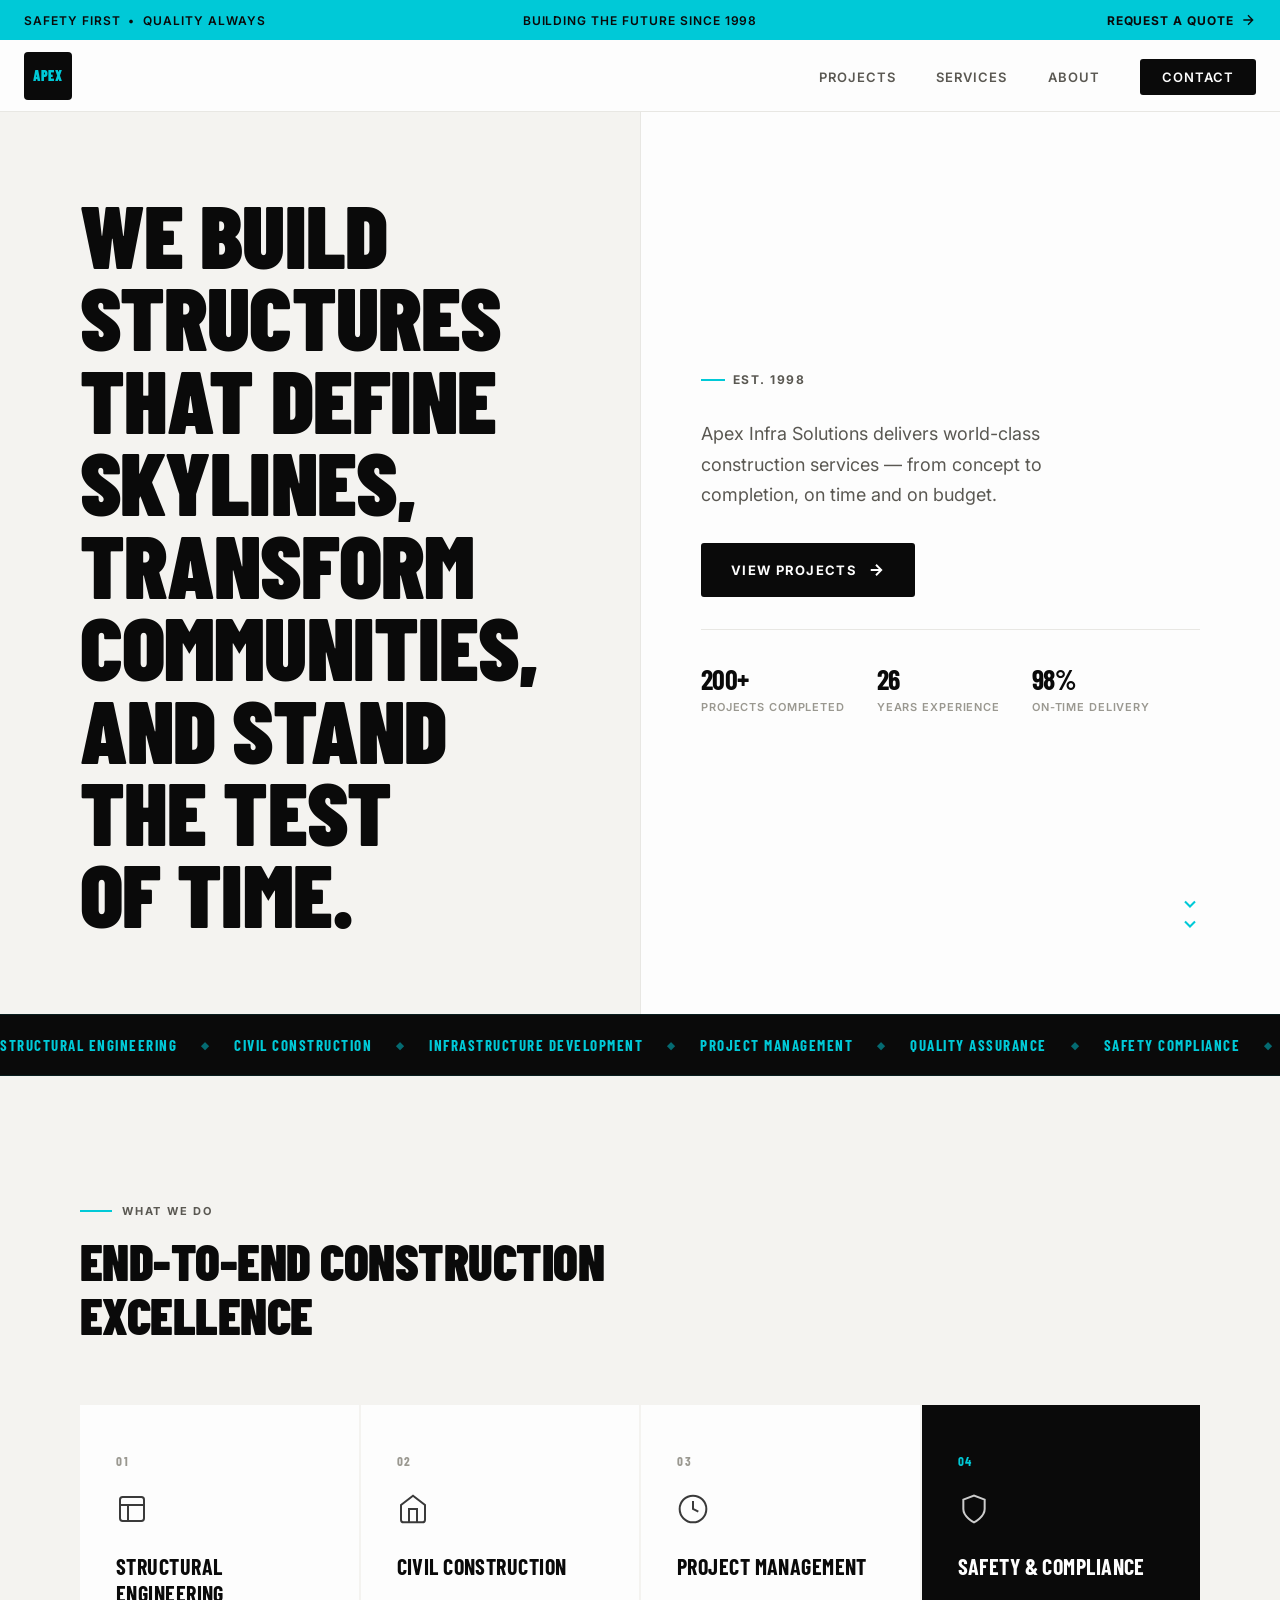
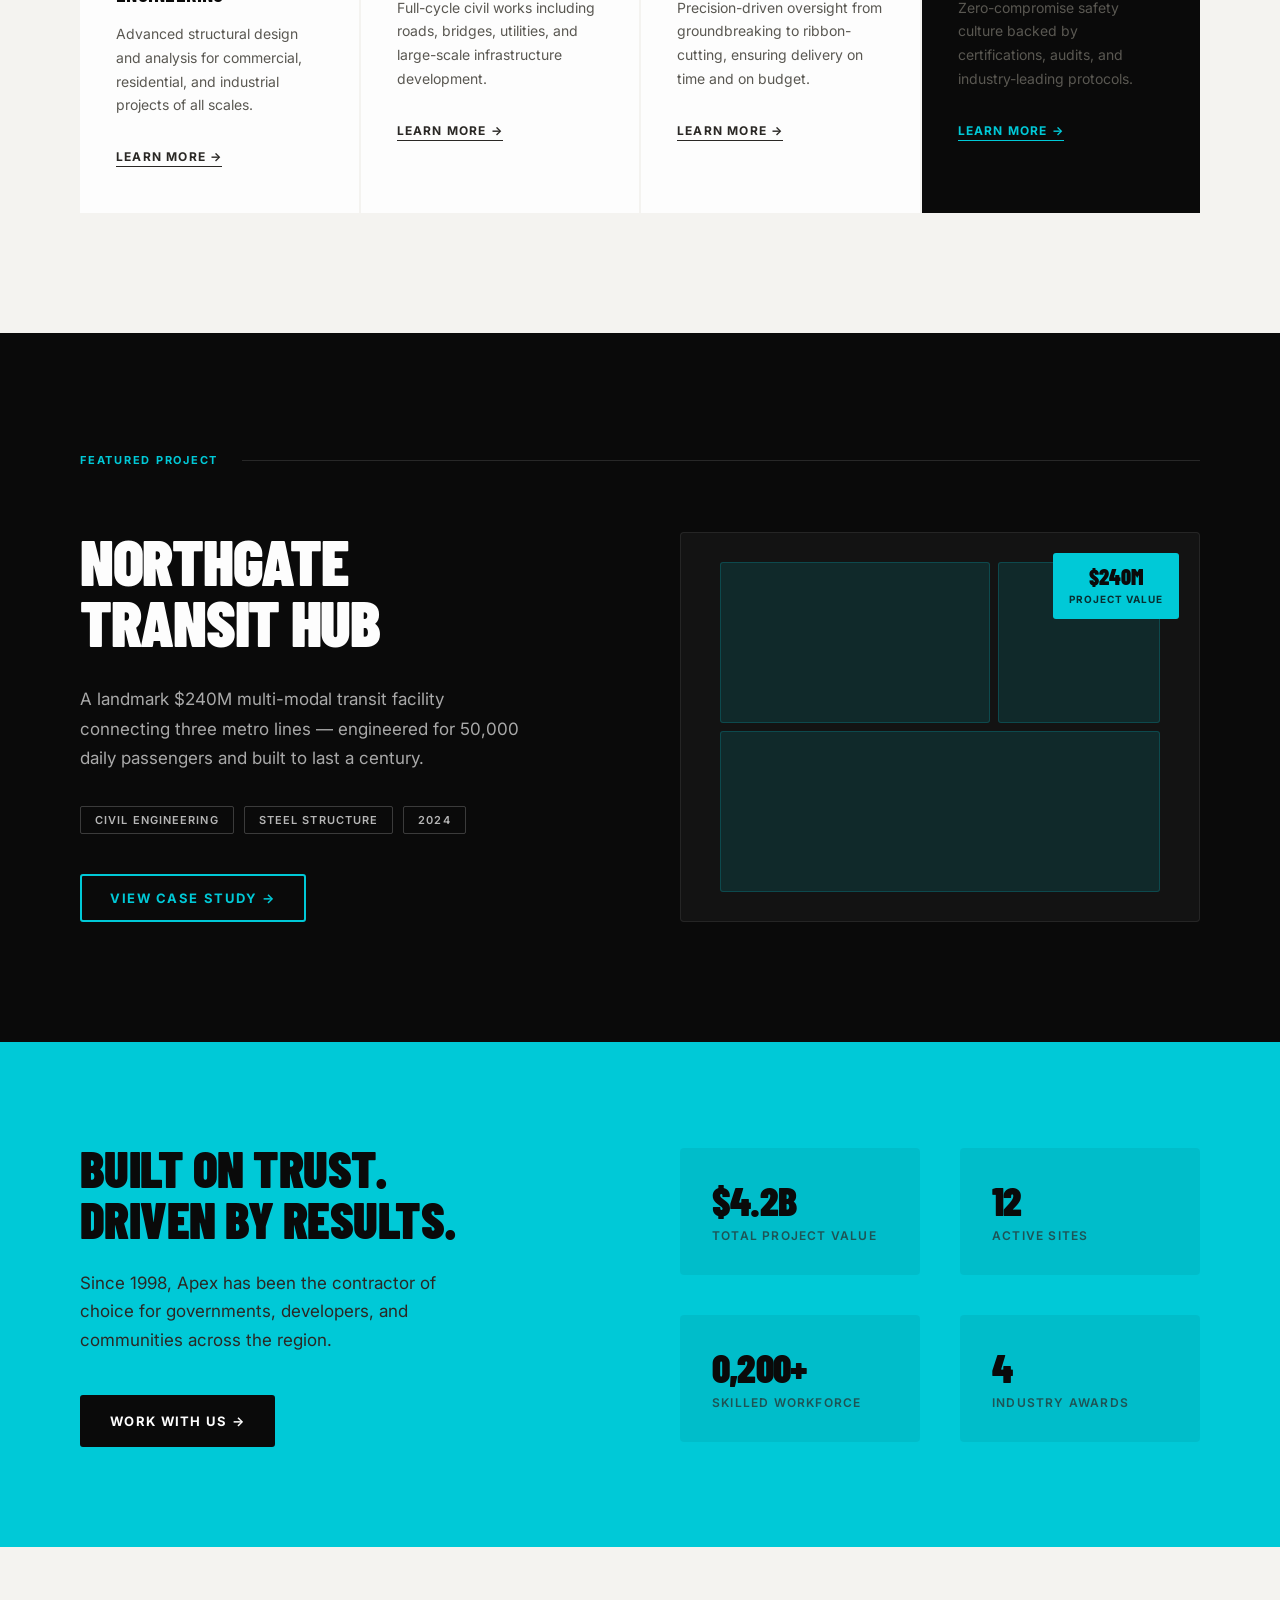
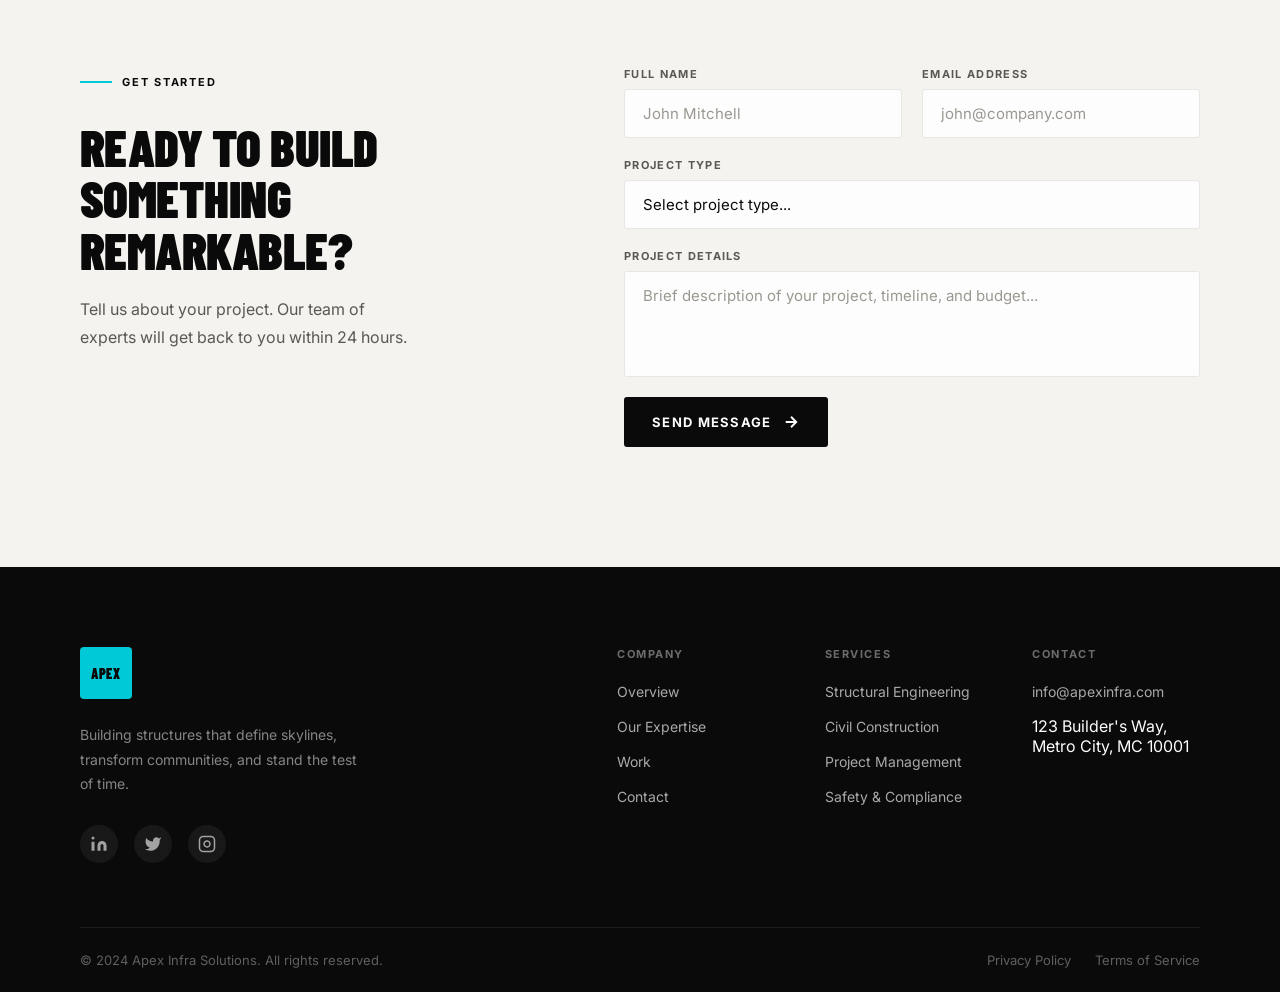
<file: index.html>
<!DOCTYPE html>
<html lang="en">

<head>
    <meta charset="UTF-8" />
    <meta name="viewport" content="width=device-width, initial-scale=1.0" />
    <title>Apex Infra Solutions — Building The Future Since 1998</title>
    <meta name="description"
        content="Apex Infra Solutions delivers world-class construction services — from concept to completion, on time and on budget." />
    <link rel="preconnect" href="https://fonts.googleapis.com" />
    <link rel="preconnect" href="https://fonts.gstatic.com" crossorigin />
    <link
        href="https://fonts.googleapis.com/css2?family=Barlow+Condensed:wght@400;600;700;900&family=Inter:wght@300;400;500;600&display=swap"
        rel="stylesheet" />
    <link rel="stylesheet" href="styles.css" />
</head>

<body>

    <!-- Announcement Bar -->
    <div class="announcement-bar" id="announcementBar">
        <div class="announcement-inner">
            <span class="ann-item">Safety First <span class="dot">•</span> Quality Always</span>
            <span class="ann-center">Building the Future Since 1998</span>
            <a href="#contact" class="ann-right">
                Request a Quote
                <svg width="16" height="16" viewBox="0 0 24 24" fill="none" stroke="currentColor" stroke-width="2">
                    <path d="M5 12h14M12 5l7 7-7 7" />
                </svg>
            </a>
        </div>
    </div>

    <!-- Navigation -->
    <nav class="navbar" id="navbar">
        <div class="nav-inner">
            <a href="#" class="logo" id="logoLink">
                <div class="logo-box">
                    <span class="logo-apex">APEX</span>
                </div>
            </a>
            <ul class="nav-links">
                <li><a href="projects.html" class="nav-link">Projects</a></li>
                <li><a href="#services" class="nav-link">Services</a></li>
                <li><a href="#about" class="nav-link">About</a></li>
                <li><a href="#contact" class="nav-link nav-contact">Contact</a></li>
            </ul>
            <button class="hamburger" id="hamburger" aria-label="Open menu">
                <span></span><span></span><span></span>
            </button>
        </div>

        <!-- Mobile Menu -->
        <div class="mobile-menu" id="mobileMenu">
            <a href="#projects">Projects</a>
            <a href="#services">Services</a>
            <a href="#about">About</a>
            <a href="#contact">Contact</a>
        </div>
    </nav>

    <!-- Hero Section -->
    <section class="hero" id="hero">
        <div class="hero-left">
            <h1 class="hero-headline" id="heroHeadline">
                We Build<br />
                Structures<br />
                That Define<br />
                Skylines,<br />
                Transform<br />
                Communities,<br />
                And Stand<br />
                The Test<br />
                Of Time.
            </h1>
        </div>

        <div class="hero-right">
            <div class="hero-right-content">
                <div class="hero-tag" id="heroTag">Est. 1998</div>
                <p class="hero-desc" id="heroDesc">
                    Apex Infra Solutions delivers world-class construction services — from concept to completion, on
                    time and on budget.
                </p>
                <a href="#projects" class="btn-primary" id="heroBtn">
                    View Projects
                    <svg width="18" height="18" viewBox="0 0 24 24" fill="none" stroke="currentColor"
                        stroke-width="2.5">
                        <path d="M5 12h14M12 5l7 7-7 7" />
                    </svg>
                </a>
                <div class="hero-stats">
                    <div class="stat" id="stat1">
                        <span class="stat-num">200+</span>
                        <span class="stat-label">Projects Completed</span>
                    </div>
                    <div class="stat" id="stat2">
                        <span class="stat-num">26</span>
                        <span class="stat-label">Years Experience</span>
                    </div>
                    <div class="stat" id="stat3">
                        <span class="stat-num">98%</span>
                        <span class="stat-label">On-Time Delivery</span>
                    </div>
                </div>
            </div>

            <!-- Scroll indicator -->
            <div class="scroll-indicator" id="scrollIndicator">
                <div class="scroll-chevrons">
                    <svg width="20" height="20" viewBox="0 0 24 24" fill="none" stroke="currentColor"
                        stroke-width="2.5">
                        <polyline points="6 9 12 15 18 9" />
                    </svg>
                    <svg width="20" height="20" viewBox="0 0 24 24" fill="none" stroke="currentColor"
                        stroke-width="2.5">
                        <polyline points="6 9 12 15 18 9" />
                    </svg>
                </div>
            </div>
        </div>

        <!-- Background accent -->
        <div class="hero-bg-accent"></div>
    </section>

    <!-- Marquee / Ticker -->
    <div class="marquee-bar" id="marqueeBar">
        <div class="marquee-track">
            <span>Structural Engineering</span>
            <span class="sep">◆</span>
            <span>Civil Construction</span>
            <span class="sep">◆</span>
            <span>Infrastructure Development</span>
            <span class="sep">◆</span>
            <span>Project Management</span>
            <span class="sep">◆</span>
            <span>Quality Assurance</span>
            <span class="sep">◆</span>
            <span>Safety Compliance</span>
            <span class="sep">◆</span>
            <span>Structural Engineering</span>
            <span class="sep">◆</span>
            <span>Civil Construction</span>
            <span class="sep">◆</span>
            <span>Infrastructure Development</span>
            <span class="sep">◆</span>
            <span>Project Management</span>
            <span class="sep">◆</span>
            <span>Quality Assurance</span>
            <span class="sep">◆</span>
            <span>Safety Compliance</span>
            <span class="sep">◆</span>
        </div>
    </div>

    <!-- Services Section -->
    <section class="services" id="services">
        <div class="section-header">
            <span class="section-tag">What We Do</span>
            <h2 class="section-title">End-to-End Construction<br />Excellence</h2>
        </div>
        <div class="services-grid">
            <div class="service-card" id="serviceCard1">
                <div class="service-num">01</div>
                <div class="service-icon">
                    <svg width="32" height="32" viewBox="0 0 24 24" fill="none" stroke="currentColor"
                        stroke-width="1.5">
                        <rect x="3" y="3" width="18" height="18" rx="2" />
                        <path d="M3 9h18M9 21V9" />
                    </svg>
                </div>
                <h3>Structural Engineering</h3>
                <p>Advanced structural design and analysis for commercial, residential, and industrial projects of all
                    scales.</p>
                <a href="#" class="service-link">Learn more →</a>
            </div>
            <div class="service-card" id="serviceCard2">
                <div class="service-num">02</div>
                <div class="service-icon">
                    <svg width="32" height="32" viewBox="0 0 24 24" fill="none" stroke="currentColor"
                        stroke-width="1.5">
                        <path d="M3 9l9-7 9 7v11a2 2 0 0 1-2 2H5a2 2 0 0 1-2-2z" />
                        <polyline points="9 22 9 12 15 12 15 22" />
                    </svg>
                </div>
                <h3>Civil Construction</h3>
                <p>Full-cycle civil works including roads, bridges, utilities, and large-scale infrastructure
                    development.</p>
                <a href="#" class="service-link">Learn more →</a>
            </div>
            <div class="service-card" id="serviceCard3">
                <div class="service-num">03</div>
                <div class="service-icon">
                    <svg width="32" height="32" viewBox="0 0 24 24" fill="none" stroke="currentColor"
                        stroke-width="1.5">
                        <circle cx="12" cy="12" r="10" />
                        <polyline points="12 6 12 12 16 14" />
                    </svg>
                </div>
                <h3>Project Management</h3>
                <p>Precision-driven oversight from groundbreaking to ribbon-cutting, ensuring delivery on time and on
                    budget.</p>
                <a href="#" class="service-link">Learn more →</a>
            </div>
            <div class="service-card service-card--accent" id="serviceCard4">
                <div class="service-num">04</div>
                <div class="service-icon">
                    <svg width="32" height="32" viewBox="0 0 24 24" fill="none" stroke="currentColor"
                        stroke-width="1.5">
                        <path d="M12 22s8-4 8-10V5l-8-3-8 3v7c0 6 8 10 8 10z" />
                    </svg>
                </div>
                <h3>Safety & Compliance</h3>
                <p>Zero-compromise safety culture backed by certifications, audits, and industry-leading protocols.</p>
                <a href="#" class="service-link">Learn more →</a>
            </div>
        </div>
    </section>

    <!-- Featured Project -->
    <section class="featured" id="projects">
        <div class="featured-inner">
            <div class="featured-label">
                <span>Featured Project</span>
                <div class="featured-line"></div>
            </div>
            <div class="featured-content">
                <div class="featured-text">
                    <h2 class="featured-title">Northgate<br />Transit Hub</h2>
                    <p class="featured-desc">A landmark $240M multi-modal transit facility connecting three metro lines
                        — engineered for 50,000 daily passengers and built to last a century.</p>
                    <div class="featured-tags">
                        <span class="tag">Civil Engineering</span>
                        <span class="tag">Steel Structure</span>
                        <span class="tag">2024</span>
                    </div>
                    <a href="#" class="btn-secondary" id="featuredBtn">View Case Study →</a>
                </div>
                <div class="featured-visual">
                    <div class="featured-image-placeholder">
                        <div class="placeholder-grid">
                            <div class="pg-row">
                                <div class="pg-block pg-block--tall"></div>
                                <div class="pg-block pg-block--short"></div>
                            </div>
                            <div class="pg-row">
                                <div class="pg-block pg-block--wide"></div>
                            </div>
                        </div>
                        <div class="featured-badge">
                            <span>$240M</span>
                            <small>Project Value</small>
                        </div>
                    </div>
                </div>
            </div>
        </div>
    </section>

    <!-- About Stats Band -->
    <section class="stats-band" id="about">
        <div class="stats-band-inner">
            <div class="stats-band-text">
                <h2>Built On Trust.<br />Driven By Results.</h2>
                <p>Since 1998, Apex has been the contractor of choice for governments, developers, and communities
                    across the region.</p>
                <a href="#contact" class="btn-primary btn-dark" id="aboutBtn">Work With Us →</a>
            </div>
            <div class="stats-band-numbers">
                <div class="band-stat">
                    <span class="band-num">$4.2B</span>
                    <span class="band-label">Total Project Value</span>
                </div>
                <div class="band-stat">
                    <span class="band-num">38</span>
                    <span class="band-label">Active Sites</span>
                </div>
                <div class="band-stat">
                    <span class="band-num">1,200+</span>
                    <span class="band-label">Skilled Workforce</span>
                </div>
                <div class="band-stat">
                    <span class="band-num">15</span>
                    <span class="band-label">Industry Awards</span>
                </div>
            </div>
        </div>
    </section>

    <!-- Contact / CTA -->
    <section class="contact-cta" id="contact">
        <div class="contact-inner">
            <div class="cta-text">
                <span class="section-tag section-tag--dark">Get Started</span>
                <h2>Ready To Build<br />Something Remarkable?</h2>
                <p>Tell us about your project. Our team of experts will get back to you within 24 hours.</p>
            </div>
            <form class="contact-form" id="contactForm" novalidate>
                <div class="form-row">
                    <div class="form-group">
                        <label for="nameInput">Full Name</label>
                        <input type="text" id="nameInput" placeholder="John Mitchell" required />
                    </div>
                    <div class="form-group">
                        <label for="emailInput">Email Address</label>
                        <input type="email" id="emailInput" placeholder="john@company.com" required />
                    </div>
                </div>
                <div class="form-group">
                    <label for="projectInput">Project Type</label>
                    <select id="projectInput">
                        <option value="">Select project type...</option>
                        <option>Commercial Building</option>
                        <option>Infrastructure</option>
                        <option>Residential Development</option>
                        <option>Industrial Facility</option>
                        <option>Other</option>
                    </select>
                </div>
                <div class="form-group">
                    <label for="messageInput">Project Details</label>
                    <textarea id="messageInput" rows="4"
                        placeholder="Brief description of your project, timeline, and budget..."></textarea>
                </div>
                <button type="submit" class="btn-primary btn-submit" id="submitBtn">
                    Send Message
                    <svg width="18" height="18" viewBox="0 0 24 24" fill="none" stroke="currentColor"
                        stroke-width="2.5">
                        <path d="M5 12h14M12 5l7 7-7 7" />
                    </svg>
                </button>
            </form>
        </div>
    </section>

    <!-- Footer -->
    <footer class="footer">
        <div class="footer-inner">
            <div class="footer-brand">
                <div class="logo-box logo-box--footer">
                    <span class="logo-apex">APEX</span>
                </div>
                <p>Building structures that define skylines, transform communities, and stand the test of time.</p>
                <div class="social-links">
                    <a href="#" aria-label="LinkedIn" id="linkedinLink">
                        <svg width="18" height="18" viewBox="0 0 24 24" fill="currentColor">
                            <path
                                d="M16 8a6 6 0 0 1 6 6v7h-4v-7a2 2 0 0 0-2-2 2 2 0 0 0-2 2v7h-4v-7a6 6 0 0 1 6-6zM2 9h4v12H2z" />
                            <circle cx="4" cy="4" r="2" />
                        </svg>
                    </a>
                    <a href="#" aria-label="Twitter" id="twitterLink">
                        <svg width="18" height="18" viewBox="0 0 24 24" fill="currentColor">
                            <path
                                d="M23 3a10.9 10.9 0 0 1-3.14 1.53 4.48 4.48 0 0 0-7.86 3v1A10.66 10.66 0 0 1 3 4s-4 9 5 13a11.64 11.64 0 0 1-7 2c9 5 20 0 20-11.5a4.5 4.5 0 0 0-.08-.83A7.72 7.72 0 0 0 23 3z" />
                        </svg>
                    </a>
                    <a href="#" aria-label="Instagram" id="instagramLink">
                        <svg width="18" height="18" viewBox="0 0 24 24" fill="none" stroke="currentColor"
                            stroke-width="2">
                            <rect x="2" y="2" width="20" height="20" rx="5" ry="5" />
                            <path d="M16 11.37A4 4 0 1 1 12.63 8 4 4 0 0 1 16 11.37z" />
                            <line x1="17.5" y1="6.5" x2="17.51" y2="6.5" />
                        </svg>
                    </a>
                </div>
            </div>
            <div class="footer-links">
                <div class="footer-col">
                    <h4>Company</h4>
                    <a href="#hero">Overview</a>
                    <a href="#about">Our Expertise</a>
                    <a href="#projects">Work</a>
                    <a href="#contact">Contact</a>
                </div>
                <div class="footer-col">
                    <h4>Services</h4>
                    <a href="#services">Structural Engineering</a>
                    <a href="#services">Civil Construction</a>
                    <a href="#services">Project Management</a>
                    <a href="#services">Safety & Compliance</a>
                </div>
                <div class="footer-col">
                    <h4>Contact</h4>
                    <a href="mailto:info@apexinfra.com">info@apexinfra.com</a>
                    <p>123 Builder's Way,<br />Metro City, MC 10001</p>
                </div>
            </div>
        </div>
        <div class="footer-bottom">
            <span>© 2024 Apex Infra Solutions. All rights reserved.</span>
            <div class="footer-bottom-links">
                <a href="#">Privacy Policy</a>
                <a href="#">Terms of Service</a>
            </div>
        </div>
    </footer>

    <script src="main.js"></script>
</body>

</html>
</file>
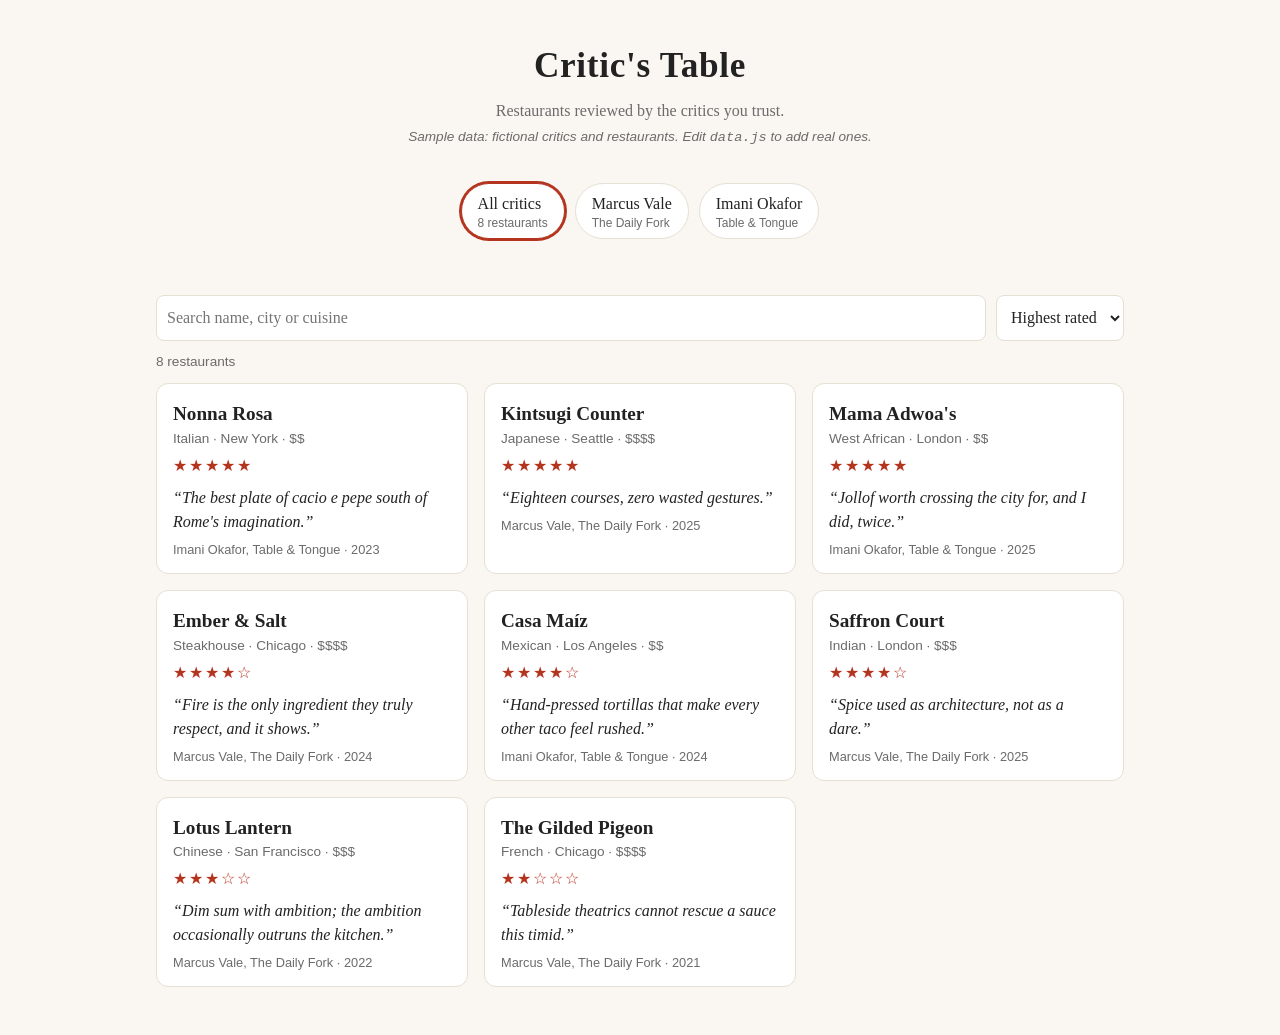
<file: restaurants/index.html>
<!DOCTYPE html>
<html lang="en">
<head>
<meta charset="UTF-8">
<meta name="viewport" content="width=device-width, initial-scale=1">
<title>Critic's Table</title>
<link rel="stylesheet" href="style.css">
</head>
<body>
<header>
  <h1>Critic's Table</h1>
  <p>Restaurants reviewed by the critics you trust.</p>
  <p class="note">Sample data: fictional critics and restaurants. Edit <code>data.js</code> to add real ones.</p>
</header>
<main>
  <section id="reviewers" aria-label="Reviewers"></section>
  <section class="filters">
    <input id="q" type="search" placeholder="Search name, city or cuisine">
    <select id="sort">
      <option value="rating">Highest rated</option>
      <option value="year">Most recent</option>
      <option value="name">A–Z</option>
    </select>
  </section>
  <p id="count" aria-live="polite"></p>
  <section id="list" class="grid"></section>
</main>
<script src="data.js"></script>
<script src="app.js"></script>
</body>
</html>
</file>
<file: styles.css>
/* ============================================================
   APEX INFRA SOLUTIONS — HOMEPAGE STYLES
   ============================================================ */

:root {
    --cyan: #00C9D7;
    --cyan-dark: #0099A6;
    --black: #0a0a0a;
    --white: #fdfdfd;
    --gray-100: #f4f3f0;
    --gray-200: #e8e7e3;
    --gray-400: #9a9890;
    --gray-600: #5a5852;
    --gray-800: #2a2825;
    --font-display: 'Barlow Condensed', sans-serif;
    --font-body: 'Inter', sans-serif;
    --nav-h: 72px;
    --ann-h: 40px;
    --glass-bg: rgba(255, 255, 255, 0.7);
    --glass-border: rgba(255, 255, 255, 0.4);
}

*,
*::before,
*::after {
    box-sizing: border-box;
    margin: 0;
    padding: 0;
}

html {
    scroll-behavior: smooth;
    font-size: 16px;
}

body {
    font-family: var(--font-body);
    background: var(--gray-100);
    color: var(--black);
    overflow-x: hidden;
}

a {
    text-decoration: none;
    color: inherit;
}

ul {
    list-style: none;
}

img {
    display: block;
    max-width: 100%;
}

/* ============================================================
   ANNOUNCEMENT BAR
   ============================================================ */
.announcement-bar {
    background: var(--cyan);
    height: var(--ann-h);
    position: sticky;
    top: 0;
    z-index: 100;
}

.announcement-inner {
    display: flex;
    align-items: center;
    justify-content: space-between;
    max-width: 1400px;
    margin: 0 auto;
    padding: 0 24px;
    height: 100%;
    font-family: var(--font-body);
    font-size: 12px;
    font-weight: 600;
    letter-spacing: 0.08em;
    text-transform: uppercase;
}

.ann-center {
    position: absolute;
    left: 50%;
    transform: translateX(-50%);
    white-space: nowrap;
}

.ann-right {
    display: flex;
    align-items: center;
    gap: 6px;
    font-weight: 700;
    transition: opacity 0.2s;
}

.ann-right:hover {
    opacity: 0.7;
}

.dot {
    margin: 0 4px;
}


/* ============================================================
   NAVBAR
   ============================================================ */
.navbar {
    background: var(--white);
    height: var(--nav-h);
    position: sticky;
    top: var(--ann-h);
    z-index: 99;
    border-bottom: 1px solid var(--gray-200);
    transition: all 0.4s cubic-bezier(0.16, 1, 0.3, 1);
    backdrop-filter: blur(0px);
}

.navbar.scrolled {
    background: var(--glass-bg);
    backdrop-filter: blur(12px);
    border-bottom: 1px solid var(--glass-border);
    box-shadow: 0 4px 30px rgba(0, 0, 0, 0.03);
}

.nav-inner {
    display: flex;
    align-items: center;
    justify-content: space-between;
    max-width: 1400px;
    margin: 0 auto;
    padding: 0 24px;
    height: 100%;
}

.logo {
    display: flex;
    align-items: center;
    gap: 10px;
}

.logo-box {
    width: 48px;
    height: 48px;
    background: var(--black);
    display: flex;
    align-items: center;
    justify-content: center;
    border-radius: 4px;
}

.logo-apex {
    font-family: var(--font-display);
    font-weight: 900;
    font-size: 14px;
    color: var(--cyan);
    letter-spacing: 0.05em;
}

.nav-links {
    display: flex;
    align-items: center;
    gap: 40px;
}

.nav-link {
    font-family: var(--font-body);
    font-size: 13px;
    font-weight: 600;
    letter-spacing: 0.08em;
    text-transform: uppercase;
    color: var(--gray-600);
    position: relative;
    transition: color 0.2s;
}

.nav-link::after {
    content: '';
    position: absolute;
    bottom: -4px;
    left: 0;
    width: 0;
    height: 2px;
    background: var(--cyan);
    transition: width 0.3s ease;
}

.nav-link:hover {
    color: var(--black);
}

.nav-link:hover::after {
    width: 100%;
}

.nav-contact {
    background: var(--black);
    color: var(--white) !important;
    padding: 10px 22px;
    border-radius: 3px;
    transition: background 0.2s, transform 0.15s !important;
}

.nav-contact::after {
    display: none;
}

.nav-contact:hover {
    background: var(--gray-800);
    transform: translateY(-1px);
}

.hamburger {
    display: none;
    flex-direction: column;
    gap: 5px;
    background: none;
    border: none;
    cursor: pointer;
    padding: 6px;
}

.hamburger span {
    display: block;
    width: 24px;
    height: 2px;
    background: var(--black);
    transition: all 0.3s;
}

.mobile-menu {
    display: none;
    flex-direction: column;
    background: var(--white);
    border-top: 1px solid var(--gray-200);
    padding: 16px 24px;
    gap: 16px;
}

.mobile-menu.open {
    display: flex;
}

.mobile-menu a {
    font-family: var(--font-body);
    font-size: 15px;
    font-weight: 600;
    letter-spacing: 0.06em;
    text-transform: uppercase;
    color: var(--gray-800);
    padding: 8px 0;
    border-bottom: 1px solid var(--gray-200);
}

/* ============================================================
   HERO SECTION
   ============================================================ */
.hero {
    display: grid;
    grid-template-columns: 1fr 1fr;
    min-height: calc(100vh - var(--nav-h) - var(--ann-h));
    position: relative;
    overflow: hidden;
}

.hero-left {
    padding: 80px 60px 80px 80px;
    display: flex;
    align-items: flex-end;
    background: var(--gray-100);
    position: relative;
    z-index: 1;
}

.hero-headline {
    font-family: var(--font-display);
    font-weight: 900;
    font-size: clamp(60px, 7vw, 96px);
    line-height: 0.92;
    letter-spacing: -0.01em;
    text-transform: uppercase;
    color: var(--black);
    position: relative;
}

/* Animated text reveal */
.hero-headline .line {
    display: block;
    overflow: hidden;
}

.hero-headline .line-inner {
    display: block;
    transform: translateY(100%);
    animation: slideUp 0.8s cubic-bezier(0.16, 1, 0.3, 1) forwards;
}

.hero-headline .line:nth-child(1) .line-inner {
    animation-delay: 0.1s;
}

.hero-headline .line:nth-child(2) .line-inner {
    animation-delay: 0.18s;
}

.hero-headline .line:nth-child(3) .line-inner {
    animation-delay: 0.26s;
}

.hero-headline .line:nth-child(4) .line-inner {
    animation-delay: 0.34s;
}

.hero-headline .line:nth-child(5) .line-inner {
    animation-delay: 0.42s;
}

@keyframes slideUp {
    to {
        transform: translateY(0);
    }
}

.hero-right {
    background: var(--white);
    padding: 80px 80px 80px 60px;
    display: flex;
    flex-direction: column;
    justify-content: space-between;
    border-left: 1px solid var(--gray-200);
    position: relative;
}

.hero-right-content {
    display: flex;
    flex-direction: column;
    gap: 32px;
    margin-top: auto;
    margin-bottom: auto;
}

.hero-tag {
    display: inline-flex;
    align-items: center;
    gap: 8px;
    font-size: 12px;
    font-weight: 700;
    letter-spacing: 0.12em;
    text-transform: uppercase;
    color: var(--gray-600);
    opacity: 0;
    animation: fadeIn 0.6s 0.6s forwards;
}

.hero-tag::before {
    content: '';
    display: block;
    width: 24px;
    height: 2px;
    background: var(--cyan);
}

.hero-bg-accent {
    position: absolute;
    top: -100px;
    right: -100px;
    width: 600px;
    height: 600px;
    background: radial-gradient(circle, rgba(0, 201, 215, 0.1) 0%, transparent 70%);
    filter: blur(60px);
    pointer-events: none;
    z-index: 0;
}

.hero-desc {
    font-size: 18px;
    line-height: 1.7;
    color: var(--gray-600);
    max-width: 380px;
    opacity: 0;
    animation: fadeIn 0.6s 0.7s forwards;
}

.btn-primary {
    display: inline-flex;
    align-items: center;
    gap: 10px;
    background: var(--black);
    color: var(--white);
    font-family: var(--font-body);
    font-size: 13px;
    font-weight: 700;
    letter-spacing: 0.1em;
    text-transform: uppercase;
    padding: 16px 28px;
    border: 2px solid var(--black);
    border-radius: 3px;
    cursor: pointer;
    transition: background 0.25s, color 0.25s, transform 0.2s, gap 0.2s;
    align-self: flex-start;
    opacity: 0;
    animation: fadeIn 0.6s 0.85s forwards;
}

.btn-primary:hover {
    background: var(--cyan);
    color: var(--black);
    border-color: var(--cyan);
    transform: translateY(-2px);
    gap: 16px;
}

.hero-stats {
    display: flex;
    gap: 32px;
    padding-top: 32px;
    border-top: 1px solid var(--gray-200);
    opacity: 0;
    animation: fadeIn 0.6s 1s forwards;
}

.stat {
    display: flex;
    flex-direction: column;
    gap: 4px;
}

.stat-num {
    font-family: var(--font-display);
    font-weight: 700;
    font-size: 28px;
    color: var(--black);
    letter-spacing: -0.02em;
}

.stat-label {
    font-size: 11px;
    font-weight: 600;
    letter-spacing: 0.08em;
    text-transform: uppercase;
    color: var(--gray-400);
}

.scroll-indicator {
    display: flex;
    justify-content: flex-end;
    opacity: 0;
    animation: fadeIn 0.5s 1.3s forwards;
    position: relative;
    z-index: 2;
}

.scroll-chevrons {
    display: flex;
    flex-direction: column;
    color: var(--cyan);
    animation: bounce 2s infinite cubic-bezier(0.16, 1, 0.3, 1);
}

@keyframes bounce {

    0%,
    100% {
        transform: translateY(0);
    }

    50% {
        transform: translateY(12px);
    }
}

.hero-bg-accent {
    position: absolute;
    top: 0;
    left: 0;
    right: 50%;
    bottom: 0;
    background: linear-gradient(135deg, rgba(0, 201, 215, 0.04) 0%, transparent 60%);
    pointer-events: none;
}

@keyframes fadeIn {
    to {
        opacity: 1;
    }
}


/* ============================================================
   MARQUEE BAR
   ============================================================ */
.marquee-bar {
    background: var(--black);
    color: var(--cyan);
    padding: 20px 0;
    overflow: hidden;
    white-space: nowrap;
    border-top: 1px solid rgba(0, 201, 215, 0.1);
    border-bottom: 1px solid rgba(0, 201, 215, 0.1);
}

.marquee-track {
    display: inline-flex;
    gap: 24px;
    animation: marquee 30s linear infinite;
}

.marquee-track span {
    font-family: var(--font-display);
    font-weight: 700;
    font-size: 15px;
    letter-spacing: 0.1em;
    text-transform: uppercase;
}

.marquee-track .sep {
    font-size: 10px;
    opacity: 0.5;
    align-self: center;
}

@keyframes marquee {
    0% {
        transform: translateX(0);
    }

    100% {
        transform: translateX(-50%);
    }
}

.marquee-bar:hover .marquee-track {
    animation-play-state: paused;
}


/* ============================================================
   SERVICES SECTION
   ============================================================ */
.services {
    padding: 120px 80px;
    max-width: 1400px;
    margin: 0 auto;
}

.section-header {
    margin-bottom: 64px;
}

.section-tag {
    display: inline-flex;
    align-items: center;
    gap: 10px;
    font-size: 11px;
    font-weight: 700;
    letter-spacing: 0.16em;
    text-transform: uppercase;
    color: var(--gray-600);
    margin-bottom: 16px;
}

.section-tag::before {
    content: '';
    display: block;
    width: 32px;
    height: 2px;
    background: var(--cyan);
}

.section-title {
    font-family: var(--font-display);
    font-weight: 900;
    font-size: clamp(40px, 4vw, 60px);
    line-height: 1.05;
    text-transform: uppercase;
    letter-spacing: -0.01em;
}

.services-grid {
    display: grid;
    grid-template-columns: repeat(4, 1fr);
    gap: 2px;
}

.service-card {
    background: var(--white);
    padding: 48px 36px;
    position: relative;
    overflow: hidden;
    transition: transform 0.3s ease, box-shadow 0.3s ease;
    cursor: default;
}

.service-card::before {
    content: '';
    position: absolute;
    top: 0;
    left: 0;
    right: 0;
    height: 3px;
    background: var(--cyan);
    transform: scaleX(0);
    transform-origin: left;
    transition: transform 0.4s ease;
}

.service-card:hover {
    transform: translateY(-6px);
    box-shadow: 0 24px 48px rgba(0, 0, 0, 0.1);
    z-index: 1;
}

.service-card:hover::before {
    transform: scaleX(1);
}

.service-card--accent {
    background: var(--black);
    color: var(--white);
}

.service-card--accent .service-num {
    color: var(--cyan);
}

.service-card--accent p {
    color: rgba(255, 255, 255, 0.6);
}

.service-card--accent .service-link {
    color: var(--cyan);
}

.service-card--accent::before {
    background: var(--cyan);
}

.service-num {
    font-family: var(--font-display);
    font-size: 13px;
    font-weight: 700;
    letter-spacing: 0.12em;
    color: var(--gray-400);
    margin-bottom: 24px;
}

.service-icon {
    margin-bottom: 24px;
    opacity: 0.8;
}

.service-card h3 {
    font-family: var(--font-display);
    font-weight: 700;
    font-size: 22px;
    letter-spacing: 0.02em;
    text-transform: uppercase;
    margin-bottom: 16px;
    line-height: 1.2;
}

.service-card p {
    font-size: 14px;
    line-height: 1.7;
    color: var(--gray-600);
    margin-bottom: 28px;
}

.service-link {
    font-size: 12px;
    font-weight: 700;
    letter-spacing: 0.1em;
    text-transform: uppercase;
    color: var(--gray-800);
    border-bottom: 1px solid currentColor;
    padding-bottom: 2px;
    transition: gap 0.2s;
}

.service-link:hover {
    opacity: 0.7;
}


/* ============================================================
   FEATURED PROJECT
   ============================================================ */
.featured {
    background: var(--black);
    padding: 120px 80px;
    color: var(--white);
}

.featured-inner {
    max-width: 1400px;
    margin: 0 auto;
}

.featured-label {
    display: flex;
    align-items: center;
    gap: 24px;
    margin-bottom: 64px;
}

.featured-label span {
    font-size: 11px;
    font-weight: 700;
    letter-spacing: 0.16em;
    text-transform: uppercase;
    color: var(--cyan);
    white-space: nowrap;
}

.featured-line {
    flex: 1;
    height: 1px;
    background: rgba(255, 255, 255, 0.12);
}

.featured-content {
    display: grid;
    grid-template-columns: 1fr 1fr;
    gap: 80px;
    align-items: center;
}

.featured-title {
    font-family: var(--font-display);
    font-weight: 900;
    font-size: clamp(52px, 5vw, 80px);
    text-transform: uppercase;
    line-height: 0.95;
    letter-spacing: -0.02em;
    margin-bottom: 32px;
}

.featured-desc {
    font-size: 17px;
    line-height: 1.75;
    color: rgba(255, 255, 255, 0.65);
    margin-bottom: 32px;
    max-width: 440px;
}

.featured-tags {
    display: flex;
    flex-wrap: wrap;
    gap: 10px;
    margin-bottom: 40px;
}

.tag {
    font-size: 11px;
    font-weight: 600;
    letter-spacing: 0.1em;
    text-transform: uppercase;
    padding: 6px 14px;
    border: 1px solid rgba(255, 255, 255, 0.2);
    border-radius: 2px;
    color: rgba(255, 255, 255, 0.7);
}

.btn-secondary {
    display: inline-flex;
    align-items: center;
    gap: 10px;
    border: 2px solid var(--cyan);
    color: var(--cyan);
    font-size: 13px;
    font-weight: 700;
    letter-spacing: 0.12em;
    text-transform: uppercase;
    padding: 14px 28px;
    border-radius: 3px;
    transition: background 0.25s, color 0.25s, transform 0.2s;
}

.btn-secondary:hover {
    background: var(--cyan);
    color: var(--black);
    transform: translateY(-2px);
}

/* Featured image placeholder (would be replaced by real photo) */
.featured-image-placeholder {
    aspect-ratio: 4/3;
    background: rgba(255, 255, 255, 0.04);
    border: 1px solid rgba(255, 255, 255, 0.08);
    border-radius: 4px;
    position: relative;
    overflow: hidden;
    display: flex;
    align-items: center;
    justify-content: center;
}

.placeholder-grid {
    width: 85%;
    height: 85%;
    display: flex;
    flex-direction: column;
    gap: 8px;
}

.pg-row {
    display: flex;
    gap: 8px;
    flex: 1;
}

.pg-block {
    background: rgba(0, 201, 215, 0.12);
    border-radius: 3px;
    border: 1px solid rgba(0, 201, 215, 0.2);
    flex: 1;
    transition: background 0.3s;
}

.pg-block--tall {
    flex: 1;
}

.pg-block--short {
    flex: 0.6;
}

.pg-block--wide {
    flex: 1;
}

.featured-image-placeholder:hover .pg-block {
    background: rgba(0, 201, 215, 0.18);
}

.featured-badge {
    position: absolute;
    top: 20px;
    right: 20px;
    background: var(--cyan);
    color: var(--black);
    padding: 12px 16px;
    border-radius: 3px;
    text-align: center;
}

.featured-badge span {
    display: block;
    font-family: var(--font-display);
    font-weight: 900;
    font-size: 22px;
    line-height: 1;
}

.featured-badge small {
    font-size: 10px;
    font-weight: 700;
    letter-spacing: 0.1em;
    text-transform: uppercase;
    opacity: 0.8;
}


/* ============================================================
   STATS BAND
   ============================================================ */
.stats-band {
    background: var(--cyan);
    padding: 100px 80px;
}

.stats-band-inner {
    max-width: 1400px;
    margin: 0 auto;
    display: grid;
    grid-template-columns: 1fr 1fr;
    gap: 80px;
    align-items: center;
}

.stats-band-text h2 {
    font-family: var(--font-display);
    font-weight: 900;
    font-size: clamp(40px, 4vw, 58px);
    text-transform: uppercase;
    line-height: 1.0;
    letter-spacing: -0.01em;
    margin-bottom: 24px;
}

.stats-band-text p {
    font-size: 17px;
    line-height: 1.7;
    color: var(--gray-800);
    max-width: 380px;
    margin-bottom: 40px;
}

.btn-dark {
    background: var(--black) !important;
    border-color: var(--black) !important;
    color: var(--white) !important;
}

.btn-dark:hover {
    background: var(--gray-800) !important;
    border-color: var(--gray-800) !important;
    color: var(--white) !important;
}

.stats-band-numbers {
    display: grid;
    grid-template-columns: 1fr 1fr;
    gap: 40px;
}

.band-stat {
    display: flex;
    flex-direction: column;
    gap: 8px;
    padding: 32px;
    background: rgba(0, 0, 0, 0.06);
    border-radius: 4px;
    transition: background 0.2s;
}

.band-stat:hover {
    background: rgba(0, 0, 0, 0.1);
}

.band-num {
    font-family: var(--font-display);
    font-weight: 900;
    font-size: 40px;
    color: var(--black);
    letter-spacing: -0.02em;
    line-height: 1;
}

.band-label {
    font-size: 12px;
    font-weight: 600;
    letter-spacing: 0.1em;
    text-transform: uppercase;
    color: var(--gray-800);
    opacity: 0.7;
}


/* ============================================================
   CONTACT / CTA
   ============================================================ */
.contact-cta {
    padding: 120px 80px;
    background: var(--gray-100);
}

.contact-inner {
    max-width: 1400px;
    margin: 0 auto;
    display: grid;
    grid-template-columns: 1fr 1.2fr;
    gap: 100px;
    align-items: flex-start;
}

.cta-text h2 {
    font-family: var(--font-display);
    font-weight: 900;
    font-size: clamp(40px, 4vw, 60px);
    text-transform: uppercase;
    line-height: 1.0;
    letter-spacing: -0.01em;
    margin-bottom: 20px;
    margin-top: 16px;
}

.cta-text p {
    font-size: 16px;
    line-height: 1.75;
    color: var(--gray-600);
    max-width: 340px;
}

.section-tag--dark {
    color: var(--black);
}

.contact-form {
    display: flex;
    flex-direction: column;
    gap: 20px;
}

.form-row {
    display: grid;
    grid-template-columns: 1fr 1fr;
    gap: 20px;
}

.form-group {
    display: flex;
    flex-direction: column;
    gap: 8px;
}

.form-group label {
    font-size: 11px;
    font-weight: 700;
    letter-spacing: 0.12em;
    text-transform: uppercase;
    color: var(--gray-600);
}

.form-group input,
.form-group select,
.form-group textarea {
    background: var(--white);
    border: 1px solid var(--gray-200);
    border-radius: 3px;
    padding: 14px 18px;
    font-family: var(--font-body);
    font-size: 15px;
    color: var(--black);
    outline: none;
    transition: border-color 0.2s, box-shadow 0.2s;
    resize: none;
    -webkit-appearance: none;
    appearance: none;
}

.form-group input:focus,
.form-group select:focus,
.form-group textarea:focus {
    border-color: var(--black);
    box-shadow: 0 0 0 3px rgba(10, 10, 10, 0.08);
}

.form-group input::placeholder,
.form-group textarea::placeholder {
    color: var(--gray-400);
}

.btn-submit {
    animation: none;
    opacity: 1;
    align-self: flex-start;
    border: none;
}


/* ============================================================
   FOOTER
   ============================================================ */
.footer {
    background: var(--black);
    color: var(--white);
    padding: 80px 80px 0;
}

.footer-inner {
    max-width: 1400px;
    margin: 0 auto;
    display: grid;
    grid-template-columns: 1.5fr 2fr;
    gap: 100px;
    padding-bottom: 64px;
    border-bottom: 1px solid rgba(255, 255, 255, 0.08);
}

.logo-box--footer {
    width: 52px;
    height: 52px;
    background: var(--cyan);
    margin-bottom: 24px;
}

.logo-box--footer .logo-apex {
    color: var(--black);
}

.footer-brand p {
    font-size: 14px;
    line-height: 1.75;
    color: rgba(255, 255, 255, 0.5);
    max-width: 280px;
    margin-bottom: 28px;
}

.social-links {
    display: flex;
    gap: 16px;
}

.social-links a {
    width: 38px;
    height: 38px;
    background: rgba(255, 255, 255, 0.06);
    border-radius: 50%;
    display: flex;
    align-items: center;
    justify-content: center;
    color: rgba(255, 255, 255, 0.6);
    transition: background 0.2s, color 0.2s;
}

.social-links a:hover {
    background: var(--cyan);
    color: var(--black);
}

.footer-links {
    display: grid;
    grid-template-columns: repeat(3, 1fr);
    gap: 40px;
}

.footer-col h4 {
    font-family: var(--font-body);
    font-size: 11px;
    font-weight: 700;
    letter-spacing: 0.14em;
    text-transform: uppercase;
    color: rgba(255, 255, 255, 0.4);
    margin-bottom: 20px;
}

.footer-col a {
    display: block;
    font-size: 14px;
    color: rgba(255, 255, 255, 0.65);
    margin-bottom: 14px;
    line-height: 1.5;
    transition: color 0.2s;
}

.footer-col a:hover {
    color: var(--cyan);
}

.footer-bottom {
    max-width: 1400px;
    margin: 0 auto;
    display: flex;
    align-items: center;
    justify-content: space-between;
    padding: 24px 0;
    font-size: 13px;
    color: rgba(255, 255, 255, 0.35);
}

.footer-bottom-links {
    display: flex;
    gap: 24px;
}

.footer-bottom-links a {
    color: rgba(255, 255, 255, 0.35);
    transition: color 0.2s;
}

.footer-bottom-links a:hover {
    color: var(--white);
}


/* ============================================================
   SCROLL REVEAL ANIMATIONS
   ============================================================ */
.reveal {
    opacity: 0;
    transform: translateY(40px) scale(0.98);
    transition: opacity 1s cubic-bezier(0.16, 1, 0.3, 1), transform 1s cubic-bezier(0.16, 1, 0.3, 1);
}

.reveal.visible {
    opacity: 1;
    transform: translateY(0) scale(1);
}

.reveal-delay-1 {
    transition-delay: 0.1s;
}

.reveal-delay-2 {
    transition-delay: 0.2s;
}

.reveal-delay-3 {
    transition-delay: 0.3s;
}

.reveal-delay-4 {
    transition-delay: 0.4s;
}


/* ============================================================
   RESPONSIVE
   ============================================================ */
@media (max-width: 1100px) {
    .hero-left {
        padding: 60px 40px 60px 40px;
    }

    .hero-right {
        padding: 60px 40px 60px 40px;
    }

    .services {
        padding: 80px 40px;
    }

    .services-grid {
        grid-template-columns: repeat(2, 1fr);
    }

    .featured {
        padding: 80px 40px;
    }

    .stats-band {
        padding: 80px 40px;
    }

    .contact-cta {
        padding: 80px 40px;
    }

    .footer {
        padding: 80px 40px 0;
    }
}

@media (max-width: 900px) {
    .hero {
        grid-template-columns: 1fr;
        min-height: auto;
    }

    .hero-right {
        border-left: none;
        border-top: 1px solid var(--gray-200);
    }

    .hero-left {
        padding: 60px 40px 40px;
    }

    .hero-right {
        padding: 40px 40px 60px;
    }

    .featured-content,
    .stats-band-inner,
    .contact-inner,
    .footer-inner {
        grid-template-columns: 1fr;
        gap: 48px;
    }

    .footer-links {
        grid-template-columns: repeat(2, 1fr);
    }
}

@media (max-width: 640px) {
    .nav-links {
        display: none;
    }

    .hamburger {
        display: flex;
    }

    .hero-left {
        padding: 48px 24px 32px;
    }

    .hero-right {
        padding: 32px 24px 48px;
    }

    .hero-stats {
        flex-direction: column;
        gap: 20px;
    }

    .services {
        padding: 64px 24px;
    }

    .services-grid {
        grid-template-columns: 1fr;
    }

    .featured {
        padding: 64px 24px;
    }

    .stats-band {
        padding: 64px 24px;
    }

    .stats-band-numbers {
        grid-template-columns: 1fr 1fr;
    }

    .contact-cta {
        padding: 64px 24px;
    }

    .contact-inner {
        gap: 40px;
    }

    .form-row {
        grid-template-columns: 1fr;
    }

    .footer {
        padding: 64px 24px 0;
    }

    .footer-inner {
        gap: 48px;
    }

    .footer-links {
        grid-template-columns: 1fr;
        gap: 36px;
    }

    .footer-bottom {
        flex-direction: column;
        gap: 12px;
        text-align: center;
    }

    .announcement-inner {
        font-size: 10px;
    }

    .ann-item {
        display: none;
    }
}
</file>
<file: restaurants/style.css>
:root{--bg:#faf7f2;--card:#fff;--ink:#222;--muted:#6b6b6b;--accent:#b4341f;--line:#e6dfd3}
@media(prefers-color-scheme:dark){:root{--bg:#161412;--card:#201d1a;--ink:#f1ece4;--muted:#a09a90;--accent:#ee7a62;--line:#3a352f}}
*{box-sizing:border-box}
body{margin:0;background:var(--bg);color:var(--ink);font:16px/1.5 Georgia,serif}
header{padding:40px 16px 16px;text-align:center}
h1{margin:0;font-size:2.2rem;letter-spacing:.02em}
header p{margin:6px 0;color:var(--muted)}
.note{font:italic .85rem sans-serif}
main{max-width:1000px;margin:0 auto;padding:0 16px 48px}
#reviewers{display:flex;gap:10px;flex-wrap:wrap;justify-content:center;margin:16px 0}
.chip{border:1px solid var(--line);background:var(--card);color:var(--ink);border-radius:999px;padding:8px 16px;font:inherit;cursor:pointer;text-align:left}
.chip small{display:block;color:var(--muted);font:.75rem sans-serif}
.chip[aria-pressed=true]{border-color:var(--accent);box-shadow:0 0 0 2px var(--accent)}
.bio{text-align:center;color:var(--muted);margin:0 0 16px;min-height:1.5em}
.filters{display:flex;gap:10px;margin-bottom:8px}
.filters input{flex:1}
input,select{padding:10px;border:1px solid var(--line);border-radius:8px;background:var(--card);color:var(--ink);font:inherit}
#count{color:var(--muted);font:.85rem sans-serif}
.grid{display:grid;grid-template-columns:repeat(auto-fill,minmax(280px,1fr));gap:16px}
.card{background:var(--card);border:1px solid var(--line);border-radius:12px;padding:16px}
.card h2{margin:0;font-size:1.2rem}
.meta{color:var(--muted);font:.85rem sans-serif;margin:2px 0 8px}
.stars{color:var(--accent);letter-spacing:2px}
blockquote{margin:8px 0;font-style:italic}
.by{font:.8rem sans-serif;color:var(--muted)}
.empty{grid-column:1/-1;text-align:center;color:var(--muted)}
@media(max-width:480px){.filters{flex-direction:column}}
</file>
